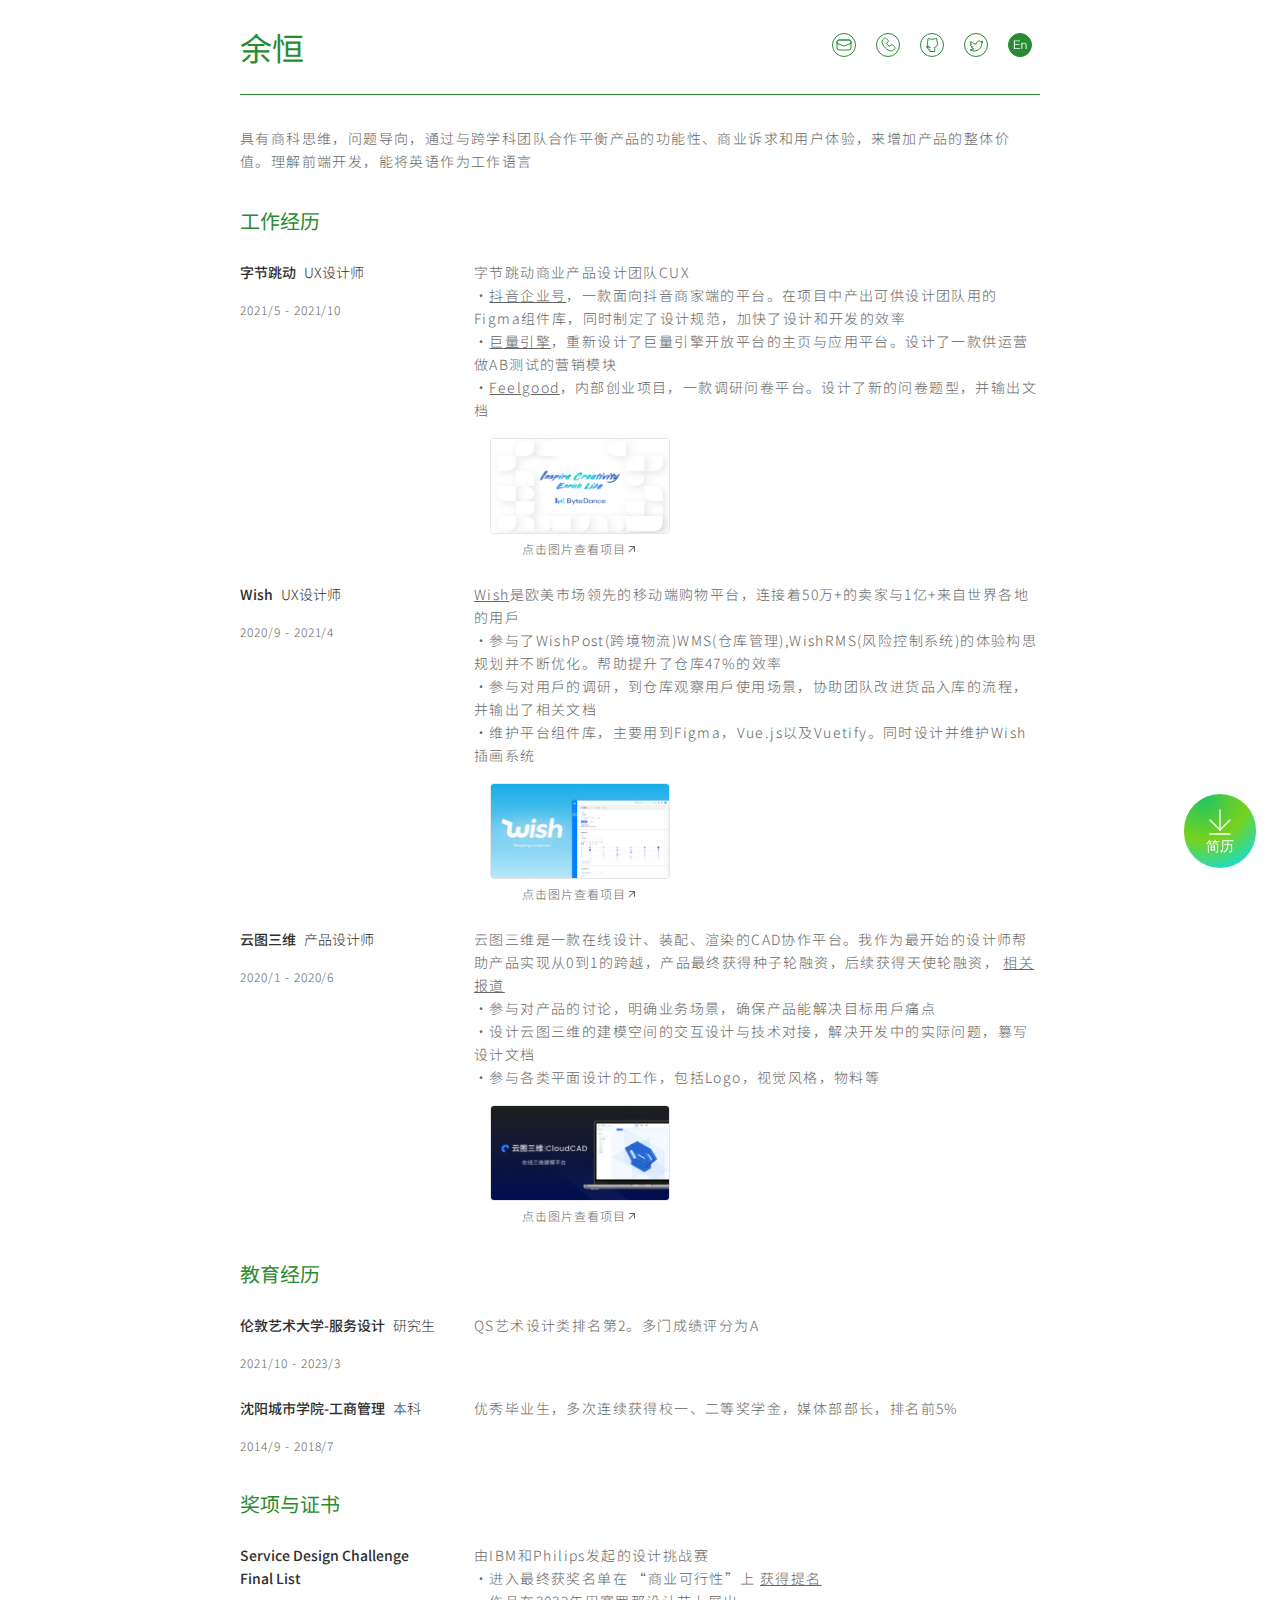
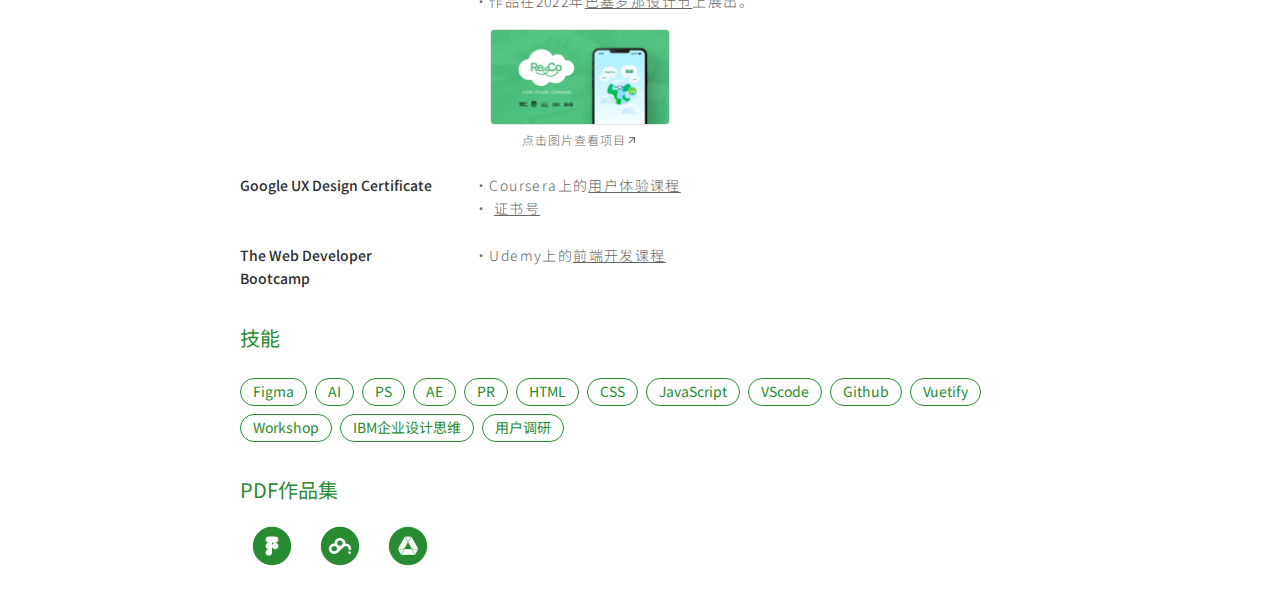
<file: index.html>
<!DOCTYPE html>
<html lang="en">


<head>
    <meta charset="UTF-8">
    <meta http-equiv="X-UA-Compatible" content="IE=edge">
    <meta name="viewport" content="width=device-width, initial-scale=1.0">
    <link rel="stylesheet" href="style.css">
    <link rel="preconnect" href="https://fonts.googleapis.com">
    <link rel="preconnect" href="https://fonts.gstatic.com" crossorigin>
    <link href="https://fonts.googleapis.com/css2?family=Noto+Sans+SC:wght@300;400;500;700&display=swap"
        rel="stylesheet">
    <link rel="icon" type="image/x-icon" href="/images/favicon.ico">

    <title>余恒的简历</title>
</head>

<body>


    <header id="header">
        <div id="insideHeader">
            <h1>余恒</h1>
            <div>
                <a href="mailto:yhsolipsism@gmail.com" target="_blank"><img src="imgs/icon_mail.svg" alt="mail"></a>
                <a href="tel:+8613646560059"><img src="imgs/icon_phone.svg" alt="phone"></a>
                <a href="https://github.com/HenryYu-design" target="_blank"><img src="imgs/icon_github.svg"
                        alt="github"></a>
                <a href="https://twitter.com/HengYu51697290" target="_blank"><img src="imgs/icon_twitter.svg"
                        alt="twitter"></a>
                <a href="https://henryyu-design.github.io/HengYuCV/links/index_eng.html"><img
                        src="imgs/icon_lang_english.svg" alt="language_english"></a>
            </div>
        </div>
    </header>

    <div style="display:flex; align-items: center; flex-direction: column;margin: 0px 24px 24px; gap: 24px;">

        <main>

            <p>
                具有商科思维，问题导向，通过与跨学科团队合作平衡产品的功能性、商业诉求和用户体验，来增加产品的整体价值。理解前端开发，能将英语作为工作语言
            </p>

            <section id="work_xperience" style="gap: 24px;display: flex;flex-direction: column; ">
                <h2>工作经历</h2>
                <div id="bytedance" class="responsive">
                    <div class="left">
                        <div style="display: flex;flex-direction: row;align-items: flex-start;gap: 8px;">
                            <h3>字节跳动</h3>
                            <h4>UX设计师</h4>
                        </div>
                        <h6>
                            2021/5 - 2021/10
                        </h6>
                    </div>
                    <div class="right">
                        <p>字节跳动商业产品设计团队CUX
                            <br>&#183<a href="https://e.douyin.com/site/"
                                target="_blank">抖音企业号</a>，一款面向抖音商家端的平台。在项目中产出可供设计团队用的Figma组件库，同时制定了设计规范，加快了设计和开发的效率
                            <br>&#183<a href="https://www.oceanengine.com/"
                                target="_blank">巨量引擎</a>，重新设计了巨量引擎开放平台的主页与应用平台。设计了一款供运营做AB测试的营销模块
                            <br>&#183<a href="https://www.feelgood.cn/login"
                                target="_blank">Feelgood</a>，内部创业项目，一款调研问卷平台。设计了新的问卷题型，并输出文档
                        </p>
                        <div style="padding-left:16px;">
                            <a href="bytedance.html">
                                <img class="thumbnail" src="imgs/byteDance.png" alt="project_bytedance">
                            </a>
                            <div style="display:flex; flex-direction:row; justify-content: center;">
                                <h6>
                                    点击图片查看项目
                                </h6>
                                <img src="imgs/icon_url.svg" alt="toUrl">
                            </div>
                        </div>
                    </div>
                </div>

                <div id="wish" class="responsive">
                    <div class="left">
                        <div style="display: flex;flex-direction: row;align-items: flex-start;gap: 8px;">
                            <h3>Wish</h3>
                            <h4>UX设计师</h4>
                        </div>
                        <h6>
                            2020/9 - 2021/4
                        </h6>
                    </div>
                    <div class="right">
                        <p><a href="">Wish</a>是欧美市场领先的移动端购物平台，连接着50万+的卖家与1亿+来自世界各地的用戶
                            <br>&#183参与了WishPost(跨境物流)WMS(仓库管理),WishRMS(⻛险控制系统)的体验构思规划并不断优化。帮助提升了仓库47%的效率
                            <br>&#183参与对用戶的调研，到仓库观察用戶使用场景，协助团队改进货品入库的流程，并输出了相关文档
                            <br>&#183维护平台组件库，主要用到Figma，Vue.js以及Vuetify。同时设计并维护Wish插画系统
                        </p>
                        <div style="padding-left:16px;">
                            <a href="bytedance.html">
                                <img class="thumbnail" src="imgs/wish.png" alt="project_wish">
                            </a>
                            <div style="display:flex; flex-direction:row; justify-content: center;">
                                <h6>
                                    点击图片查看项目
                                </h6>
                                <img src="imgs/icon_url.svg" alt="toUrl">
                            </div>
                        </div>
                    </div>
                </div>
                <div id="cloudCAD" class="responsive">
                    <div class="left">
                        <div style="display: flex;flex-direction: row;align-items: flex-start;gap: 8px;">
                            <h3>云图三维</h3>
                            <h4>产品设计师</h4>
                        </div>
                        <h6>
                            2020/1 - 2020/6
                        </h6>
                    </div>
                    <div class="right">
                        <p>云图三维是一款在线设计、装配、渲染的CAD协作平台。我作为最开始的设计师帮助产品实现从0到1的跨越，产品最终获得种子轮融资，后续获得天使轮融资，
                            <a href="http://" target="_blank" rel="noopener noreferrer">相关报道</a>
                            <br>&#183参与对产品的讨论，明确业务场景，确保产品能解决目标用戶痛点
                            <br>&#183设计云图三维的建模空间的交互设计与技术对接，解决开发中的实际问题，篡写设计文档
                            <br>&#183参与各类平面设计的工作，包括Logo，视觉风格，物料等
                        </p>
                        <div style="padding-left:16px;">
                            <a href="cloudCAD.html">
                                <img class="thumbnail" src="imgs/cloudCAD.png" alt="project_cloudCAD">
                            </a>
                            <div style="display:flex; flex-direction:row; justify-content: center;">
                                <h6>
                                    点击图片查看项目
                                </h6>
                                <img src="imgs/icon_url.svg" alt="toUrl">
                            </div>
                        </div>
                    </div>
                </div>
            </section>

            <section id="education" style="gap: 24px;display: flex;flex-direction: column;">
                <h2>教育经历</h2>
                <div id="edu-master" class="responsive">
                    <div class="left">
                        <div style="display: flex;flex-direction: row;align-items: flex-start;gap: 8px;">
                            <h3>伦敦艺术大学-服务设计</h3>
                            <h4>研究生</h4>
                        </div>
                        <h6>
                            2021/10 - 2023/3
                        </h6>
                    </div>
                    <div class="right">
                        <p>QS艺术设计类排名第2。多门成绩评分为A
                        </p>
                    </div>
                </div>

                <div id="edu-bachelor" class="responsive">
                    <div class="left">
                        <div style="display: flex;flex-direction: row;align-items: flex-start;gap: 8px;">
                            <h3>沈阳城市学院-工商管理</h3>
                            <h4>本科</h4>
                        </div>
                        <h6>
                            2014/9 - 2018/7
                        </h6>
                    </div>
                    <div class="right">
                        <p>优秀毕业生，多次连续获得校一、二等奖学金，媒体部部⻓，排名前5%
                        </p>
                    </div>
                </div>
            </section>

            <section id="awards" style="gap: 24px;display: flex;flex-direction: column;">
                <h2>奖项与证书</h2>
                <div id="awards_sdc" class="responsive">
                    <div class="left">
                        <div style="display: flex;flex-direction: row;align-items: flex-start;gap: 8px;">
                            <h3>Service Design Challenge Final List </h3>
                        </div>
                    </div>
                    <div class="right">
                        <p>由IBM和Philips发起的设计挑战赛
                            <br>&#183进入最终获奖名单在 “商业可行性”上 <a
                                href="https://servicedesignchallenge.com/winner-announcement-2022" target="_blank"
                                rel="noopener noreferrer">获得提名</a>
                            <br>&#183作品在2022年<a
                                href="https://barcelonadesignweek.com/en/activitats/lliurament-de-premis-student-service-design-challenge-2022/"
                                target="_blank" rel="noopener noreferrer">巴塞罗那设计节</a>上展出。
                        </p>
                        <div style="padding-left:16px;">
                            <a href="cloudCAD.html">
                                <img class="thumbnail" src="imgs/reco.png" alt="project_reco">
                            </a>
                            <div style="display:flex; flex-direction:row; justify-content: center;">
                                <h6>
                                    点击图片查看项目
                                </h6>
                                <img src="imgs/icon_url.svg" alt="toUrl">
                            </div>
                        </div>
                    </div>
                </div>
                <div id="awards_googleUX" class="responsive">
                    <div class="left">
                        <div style="display: flex;flex-direction: row;align-items: flex-start;gap: 8px;">
                            <h3>Google UX Design Certificate</h3>
                        </div>
                    </div>
                    <div class="right">
                        <p>&#183Coursera上的<a
                                href="https://www.coursera.org/professional-certificates/google-ux-design?utm_source=google&utm_medium=institutions&utm_campaign=gwgsite&_ga=2.263037583.2048063986.1662564551-524812971.1662564551"
                                target="_blank" rel="noopener noreferrer">用户体验课程</a>
                            <br>&#183 <a
                                href="https://www.coursera.org/account/accomplishments/certificate/NSZWJ33JUX7K"
                                target="_blank" rel="noopener noreferrer">证书号</a>
                        </p>
                    </div>
                </div>
                <div id="awards_googleUX" class="responsive">
                    <div class="left">
                        <div style="display: flex;flex-direction: row;align-items: flex-start;gap: 8px;">
                            <h3>The Web Developer Bootcamp</h3>
                        </div>
                    </div>
                    <div class="right">
                        <p>&#183Udemy上的<a href="https://www.udemy.com/course/the-web-developer-bootcamp/"
                                target="_blank" rel="noopener noreferrer">前端开发课程</a>
                        </p>
                    </div>
                </div>
            </section>

            <section id="skills" style="gap: 24px;display: flex;flex-direction: column;">
                <h2>技能</h2>
                <div id="tagGroup">
                    <div class="tag">Figma</div>
                    <div class="tag">AI</div>
                    <div class="tag">PS</div>
                    <div class="tag">AE</div>
                    <div class="tag">PR</div>
                    <div class="tag">HTML</div>
                    <div class="tag">CSS</div>
                    <div class="tag">JavaScript</div>
                    <div class="tag">VScode</div>
                    <div class="tag">Github</div>
                    <div class="tag">Vuetify</div>
                    <div class="tag">Workshop</div>
                    <div class="tag">IBM企业设计思维</div>
                    <div class="tag">用户调研</div>
                </div>
            </section>

            <section id="portfolio" style="gap: 8px;display: flex;flex-direction: column;">
                <h2>PDF作品集</h2>
                <div>
                    <a href="http://" target="_blank" rel="noopener noreferrer"><img src="imgs/icon_figma.svg"
                            alt="portfolio_figma"></a>
                    <a href="http://" target="_blank" rel="noopener noreferrer"><img src="imgs/icon_baiduYun.svg"
                            alt="portfolio_baiduYun"></a>
                    <a href="http://" target="_blank" rel="noopener noreferrer"><img src="imgs/icon_googleDrive.svg"
                            alt="portfolio_googleDrive"></a>
                </div>

            </section>

        </main>
    </div>

    <a href="https://drive.google.com/uc?export=download&id=1ToQU0od0e3RwWC7OJu7XC3Yhl0chnA4C"
        rel="noopener noreferrer">
        <button id="download" class="btn-float">
            <img src="imgs/icon_download.svg" alt="icon_download">
            简历
        </button>
    </a>

    <script type="text/javascript" src="/app.js"></script>
</body>

</html>
</file>
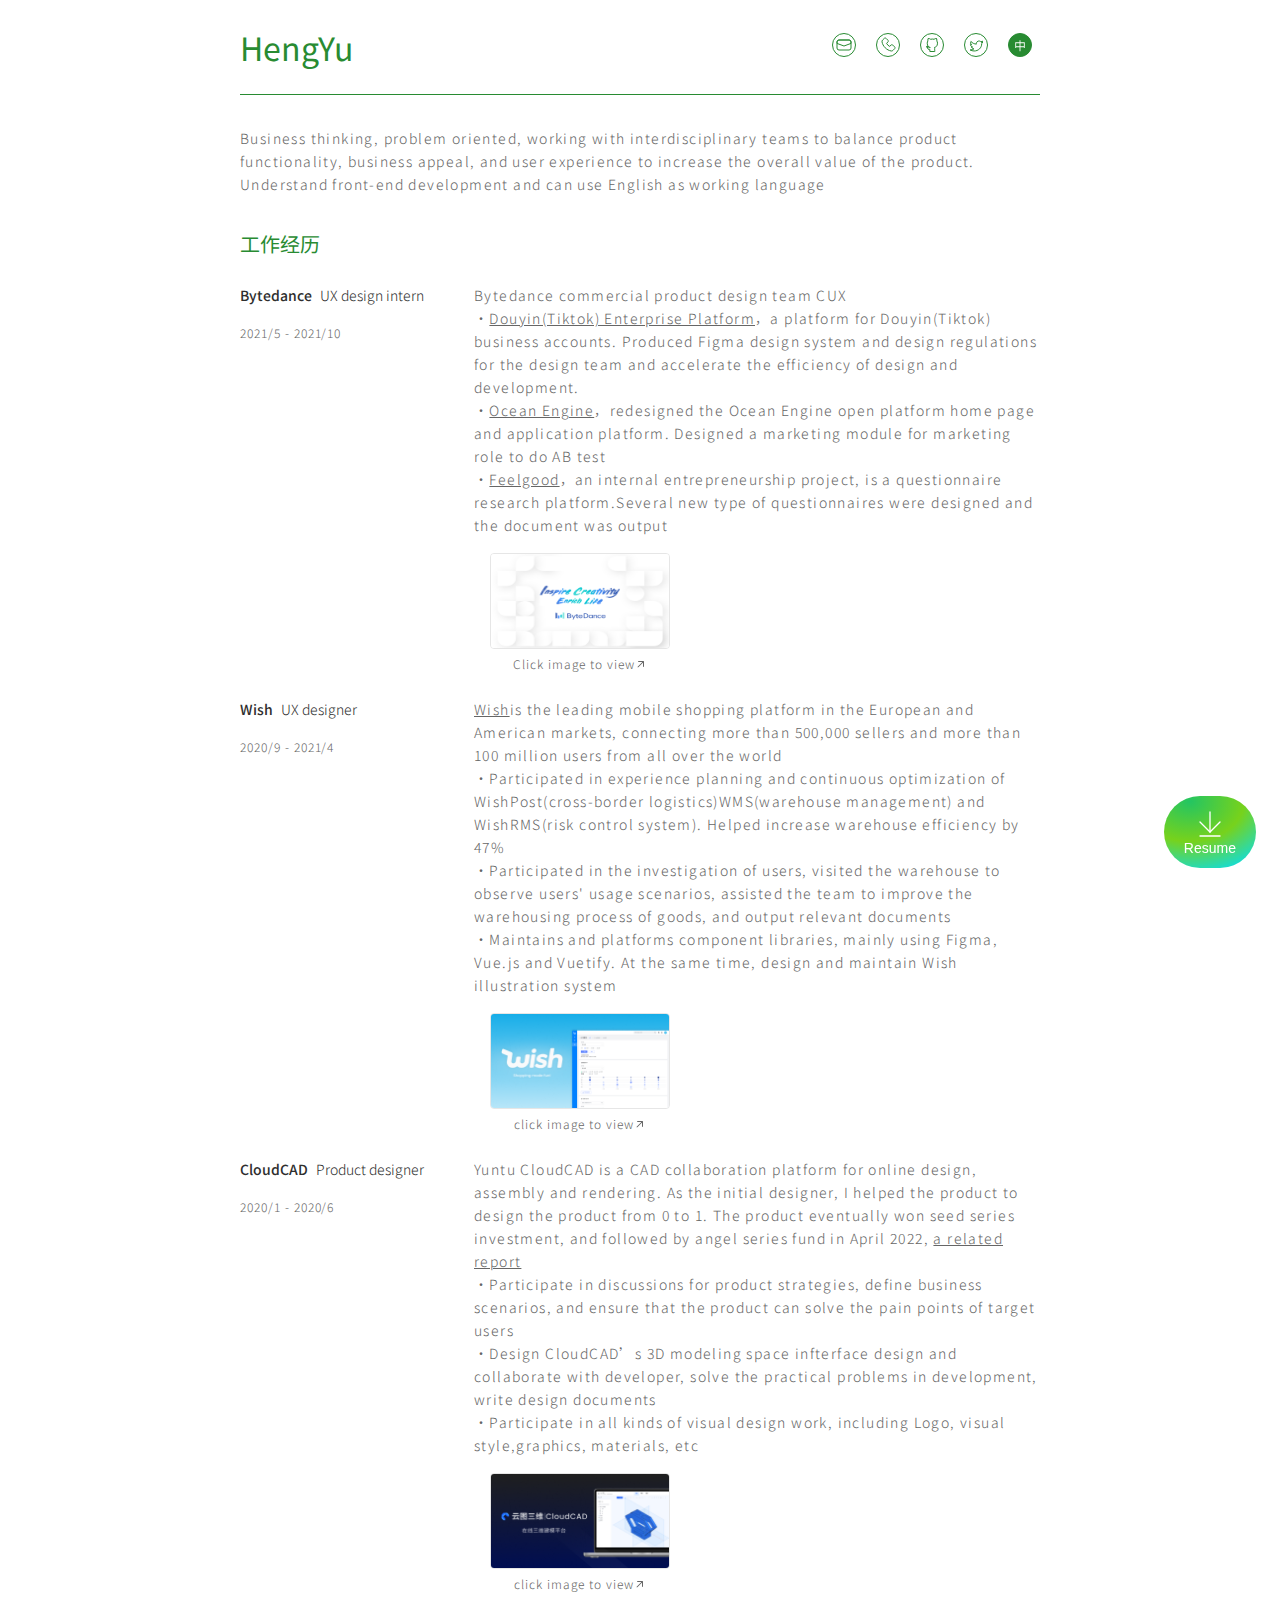
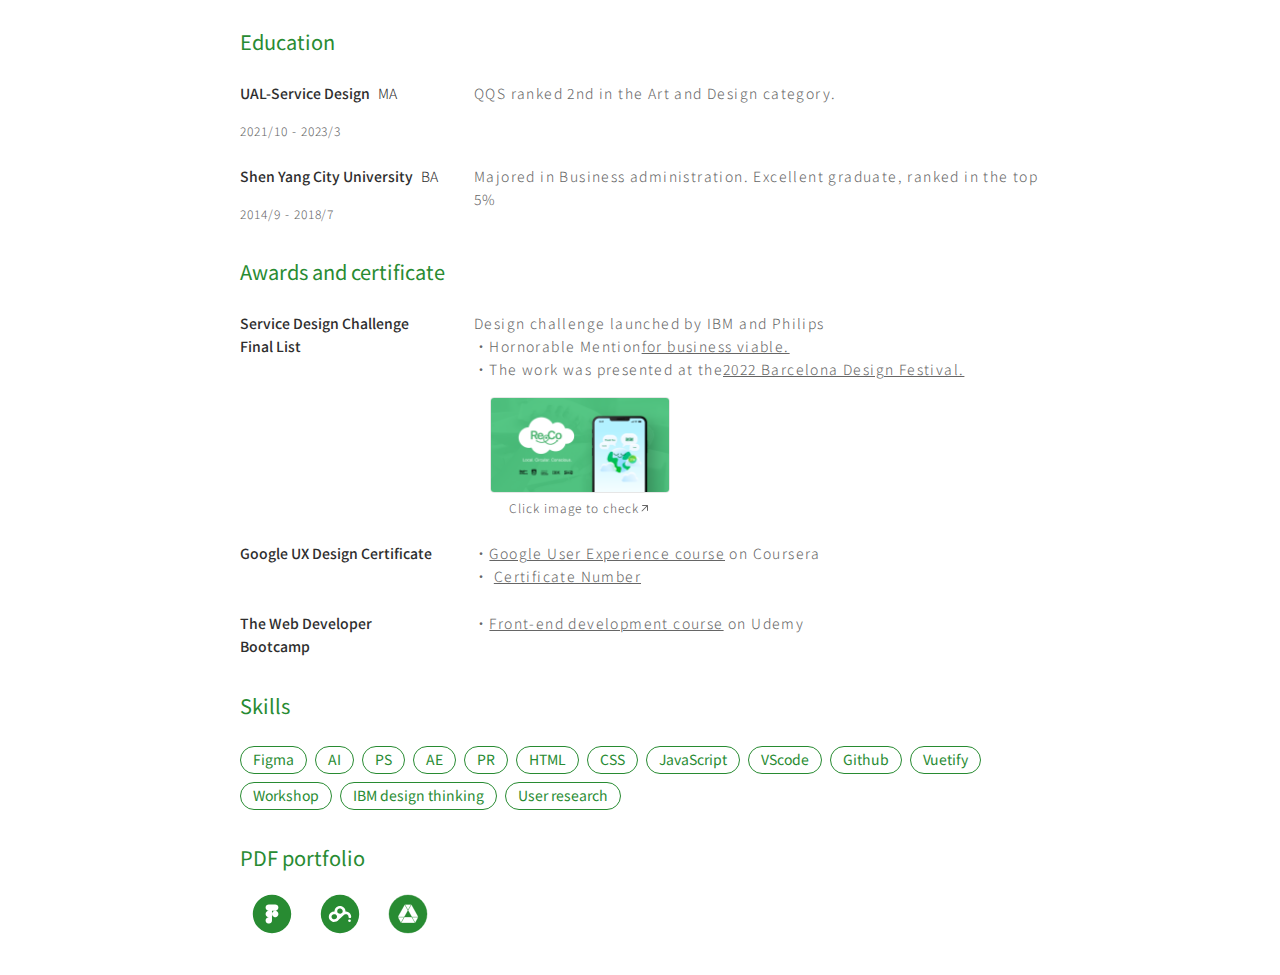
<file: index_eng.html>
<!DOCTYPE html>
<html lang="en">


<head>
    <meta charset="UTF-8">
    <meta http-equiv="X-UA-Compatible" content="IE=edge">
    <meta name="viewport" content="width=device-width, initial-scale=1.0">
    <link rel="stylesheet" href="style.css">
    <link rel="preconnect" href="https://fonts.googleapis.com">
    <link rel="preconnect" href="https://fonts.gstatic.com" crossorigin>
    <link href="https://fonts.googleapis.com/css2?family=Noto+Sans+SC:wght@300;400;500;700&display=swap"
        rel="stylesheet">
    <link rel="icon" type="image/x-icon" href="/imgs/favicon.ico">

    <title>HengYu‘s CV</title>
</head>

<body>


    <header id="header">
        <div id="insideHeader">
            <h1>HengYu</h1>
            <div>
                <a href="mailto:yhsolipsism@gmail.com" target="_blank"><img src="imgs/icon_mail.svg" alt="mail"></a>
                <a href="tel:+8613646560059"><img src="imgs/icon_phone.svg" alt="phone"></a>
                <a href="https://github.com/HenryYu-design" target="_blank"><img src="imgs/icon_github.svg"
                        alt="github"></a>
                <a href="https://twitter.com/HengYu51697290" target="_blank"><img src="imgs/icon_twitter.svg"
                        alt="twitter"></a>
                <a href="index.html"><img src="imgs/icon_lang_chinese.svg" alt="language_english"></a>
            </div>
        </div>
    </header>

    <div style="display:flex; align-items: center; flex-direction: column;margin: 0px 24px 24px; gap: 24px;">

        <main>

            <p>
                Business thinking, problem oriented, working with interdisciplinary teams to balance product
                functionality, business appeal, and user experience to increase the overall value of the product.
                Understand front-end development and can use English as working language
            </p>

            <section id="work_xperience" style="gap: 24px;display: flex;flex-direction: column; ">
                <h2>工作经历</h2>
                <div id="bytedance" class="responsive">
                    <div class="left">
                        <div style="display: flex;flex-direction: row;align-items: flex-start;gap: 8px;">
                            <h3>Bytedance</h3>
                            <h4>UX design intern</h4>
                        </div>
                        <h6>
                            2021/5 - 2021/10
                        </h6>
                    </div>
                    <div class="right">
                        <p>Bytedance commercial product design team CUX
                            <br>&#183<a href="https://e.douyin.com/site/" target="_blank">Douyin(Tiktok) Enterprise
                                Platform</a>，a platform for Douyin(Tiktok) business accounts. Produced Figma design
                            system and design regulations for the design team and accelerate the efficiency of design
                            and development.
                            <br>&#183<a href="https://www.oceanengine.com/" target="_blank">Ocean Engine</a>，redesigned
                            the
                            Ocean Engine open platform home page and application platform. Designed a marketing module
                            for marketing role to do AB test
                            <br>&#183<a href="https://www.feelgood.cn/login" target="_blank">Feelgood</a>，an internal
                            entrepreneurship project, is a questionnaire research platform.Several new type of
                            questionnaires were designed and the document was output
                        </p>
                        <div style="padding-left:16px;">
                            <a href="bytedance.html">
                                <img class="thumbnail" src="imgs/byteDance.png" alt="project_bytedance">
                            </a>
                            <div style="display:flex; flex-direction:row; justify-content: center;">
                                <h6>
                                    Click image to view
                                </h6>
                                <img src="imgs/icon_url.svg" alt="toUrl">
                            </div>
                        </div>
                    </div>
                </div>

                <div id="wish" class="responsive">
                    <div class="left">
                        <div style="display: flex;flex-direction: row;align-items: flex-start;gap: 8px;">
                            <h3>Wish</h3>
                            <h4>UX designer</h4>
                        </div>
                        <h6>
                            2020/9 - 2021/4
                        </h6>
                    </div>
                    <div class="right">
                        <p><a href="https://www.wish.com/careers?hide_login_modal=true" target="_blank">Wish</a>is the
                            leading mobile shopping platform in the European and American markets, connecting more than
                            500,000 sellers and more than 100 million users from all over the world
                            <br>&#183Participated in experience planning and continuous optimization of
                            WishPost(cross-border logistics)WMS(warehouse management) and WishRMS(risk control system).
                            Helped increase warehouse efficiency by 47%
                            <br>&#183Participated in the investigation of users, visited the warehouse to observe users'
                            usage scenarios, assisted the team to improve the warehousing process of goods, and output
                            relevant documents
                            <br>&#183Maintains and platforms component libraries, mainly using Figma, Vue.js and
                            Vuetify. At the same time, design and maintain Wish illustration system
                        </p>
                        <div style="padding-left:16px;">
                            <a href="bytedance.html">
                                <img class="thumbnail" src="imgs/wish.png" alt="project_wish">
                            </a>
                            <div style="display:flex; flex-direction:row; justify-content: center;">
                                <h6>
                                    click image to view
                                </h6>
                                <img src="imgs/icon_url.svg" alt="toUrl">
                            </div>
                        </div>
                    </div>
                </div>
                <div id="cloudCAD" class="responsive">
                    <div class="left">
                        <div style="display: flex;flex-direction: row;align-items: flex-start;gap: 8px;">
                            <h3>CloudCAD</h3>
                            <h4>Product designer</h4>
                        </div>
                        <h6>
                            2020/1 - 2020/6
                        </h6>
                    </div>
                    <div class="right">
                        <p>Yuntu CloudCAD is a CAD collaboration platform for online design, assembly and rendering. As
                            the initial designer, I helped the product to design the product from 0 to 1. The product
                            eventually won seed series investment, and followed by angel series fund in April
                            2022,
                            <a href="http://" target="_blank" rel="noopener noreferrer"> a related report</a>
                            <br>&#183Participate in discussions for product strategies, define business scenarios, and
                            ensure that the product can solve the pain points of target users
                            <br>&#183Design CloudCAD’s 3D modeling space infterface design and collaborate with
                            developer, solve the practical problems in development, write design documents
                            <br>&#183Participate in all kinds of visual design work, including Logo, visual
                            style,graphics, materials, etc
                        </p>
                        <div style="padding-left:16px;">
                            <a href="cloudCAD.html">
                                <img class="thumbnail" src="imgs/cloudCAD.png" alt="project_cloudCAD">
                            </a>
                            <div style="display:flex; flex-direction:row; justify-content: center;">
                                <h6>
                                    click image to view
                                </h6>
                                <img src="imgs/icon_url.svg" alt="toUrl">
                            </div>
                        </div>
                    </div>
                </div>
            </section>

            <section id="education" style="gap: 24px;display: flex;flex-direction: column;">
                <h2>Education</h2>
                <div id="edu-master" class="responsive">
                    <div class="left">
                        <div style="display: flex;flex-direction: row;align-items: flex-start;gap: 8px;">
                            <h3>UAL-Service Design</h3>
                            <h4>MA</h4>
                        </div>
                        <h6>
                            2021/10 - 2023/3
                        </h6>
                    </div>
                    <div class="right">
                        <p>QQS ranked 2nd in the Art and Design category.
                        </p>
                    </div>
                </div>

                <div id="edu-bachelor" class="responsive">
                    <div class="left">
                        <div style="display: flex;flex-direction: row;align-items: flex-start;gap: 8px;">
                            <h3>Shen Yang City University </h3>
                            <h4>BA</h4>
                        </div>
                        <h6>
                            2014/9 - 2018/7
                        </h6>
                    </div>
                    <div class="right">
                        <p>Majored in Business administration. Excellent graduate, ranked in the top 5%
                        </p>
                    </div>
                </div>
            </section>

            <section id="awards" style="gap: 24px;display: flex;flex-direction: column;">
                <h2>Awards and certificate</h2>
                <div id="awards_sdc" class="responsive">
                    <div class="left">
                        <div style="display: flex;flex-direction: row;align-items: flex-start;gap: 8px;">
                            <h3>Service Design Challenge Final List </h3>
                        </div>
                    </div>
                    <div class="right">
                        <p>Design challenge launched by IBM and Philips
                            <br>&#183Hornorable Mention<a
                                href="https://servicedesignchallenge.com/winner-announcement-2022" target="_blank"
                                rel="noopener noreferrer">for business viable.</a>
                            <br>&#183The work was presented at the<a
                                href="https://barcelonadesignweek.com/en/activitats/lliurament-de-premis-student-service-design-challenge-2022/"
                                target="_blank" rel="noopener noreferrer">2022 Barcelona Design Festival.</a>
                        </p>
                        <div style="padding-left:16px;">
                            <a href="cloudCAD.html">
                                <img class="thumbnail" src="imgs/reco.png" alt="project_reco">
                            </a>
                            <div style="display:flex; flex-direction:row; justify-content: center;">
                                <h6>
                                    Click image to check
                                </h6>
                                <img src="imgs/icon_url.svg" alt="toUrl">
                            </div>
                        </div>
                    </div>
                </div>
                <div id="awards_googleUX" class="responsive">
                    <div class="left">
                        <div style="display: flex;flex-direction: row;align-items: flex-start;gap: 8px;">
                            <h3>Google UX Design Certificate</h3>
                        </div>
                    </div>
                    <div class="right">
                        <p>&#183<a
                                href="https://www.coursera.org/professional-certificates/google-ux-design?utm_source=google&utm_medium=institutions&utm_campaign=gwgsite&_ga=2.263037583.2048063986.1662564551-524812971.1662564551"
                                target="_blank" rel="noopener noreferrer">Google User Experience course</a> on Coursera
                            <br>&#183 <a
                                href="https://www.coursera.org/account/accomplishments/certificate/NSZWJ33JUX7K"
                                target="_blank" rel="noopener noreferrer">Certificate Number</a>
                        </p>
                    </div>
                </div>
                <div id="awards_googleUX" class="responsive">
                    <div class="left">
                        <div style="display: flex;flex-direction: row;align-items: flex-start;gap: 8px;">
                            <h3>The Web Developer Bootcamp</h3>
                        </div>
                    </div>
                    <div class="right">
                        <p>&#183<a href="https://www.udemy.com/course/the-web-developer-bootcamp/" target="_blank"
                                rel="noopener noreferrer">Front-end development course</a> on Udemy
                        </p>
                    </div>
                </div>
            </section>

            <section id="skills" style="gap: 24px;display: flex;flex-direction: column;">
                <h2>Skills</h2>
                <div id="tagGroup">
                    <div class="tag">Figma</div>
                    <div class="tag">AI</div>
                    <div class="tag">PS</div>
                    <div class="tag">AE</div>
                    <div class="tag">PR</div>
                    <div class="tag">HTML</div>
                    <div class="tag">CSS</div>
                    <div class="tag">JavaScript</div>
                    <div class="tag">VScode</div>
                    <div class="tag">Github</div>
                    <div class="tag">Vuetify</div>
                    <div class="tag">Workshop</div>
                    <div class="tag">IBM design thinking</div>
                    <div class="tag">User research</div>
                </div>
            </section>

            <section id="portfolio" style="gap: 8px;display: flex;flex-direction: column;">
                <h2>PDF portfolio</h2>
                <div>
                    <a href="http://" target="_blank" rel="noopener noreferrer"><img src="imgs/icon_figma.svg"
                            alt="portfolio_figma"></a>
                    <a href="http://" target="_blank" rel="noopener noreferrer"><img src="imgs/icon_baiduYun.svg"
                            alt="portfolio_baiduYun"></a>
                    <a href="http://" target="_blank" rel="noopener noreferrer"><img src="imgs/icon_googleDrive.svg"
                            alt="portfolio_googleDrive"></a>
                </div>

            </section>

        </main>
    </div>

    <a href="https://drive.google.com/uc?export=download&id=1ToQU0od0e3RwWC7OJu7XC3Yhl0chnA4C"
        rel="noopener noreferrer">
        <button id="download" class="btn-float">
            <img src="imgs/icon_download.svg" alt="icon_download">
            Resume
        </button>
    </a>

    <script type="text/javascript" src="/app.js"></script>
</body>

</html>
</file>
<file: style.css>
/* reset default CSS setting*/
* {
    margin: 0;
    padding: 0;
    box-sizing: border-box;
}

/* setting of html attribute */
a {
    color: var(--grey40);
}

a:hover {
    color: var(--green60);
}

main {
    gap: 32px;
    display: flex;
    flex-direction: column;
    max-width: 800px;
    padding-top: 127px;
}


/* atomic tokens*/
:root {
    font-family: 'Noto Sans SC', sans-serif;
    /* color */
    /* green */
    --green60: #288B32;
    /* grey */
    --grey20: #2E2E2E;
    --grey40: #666666;
    --grey60: #999999;
    --grey90: #E6E6E6;
}



/* font */
h1 {
    font-weight: 400;
    color: var(--green60);
}

h2 {
    font-weight: 400;
    font-size: 20px;
    line-height: 32px;
    color: var(--green60);
}

h3 {
    font-weight: 500;
    font-size: 14px;
    line-height: 23px;
    color: var(--grey20);

}

h4 {
    font-weight: 300;
    font-size: 14px;
    line-height: 23px;
    color: var(--grey20);

}

p {
    font-weight: 300;
    font-size: 14px;
    line-height: 23px;
    letter-spacing: 0.10em;
    color: var(--grey40);
}

h6 {
    font-weight: 300;
    font-size: 12px;
    line-height: 20px;
    letter-spacing: 0.08em;
    color: var(--grey40);
}





/* component */

.btn-float {
    position: fixed;
    right: 24px;
    bottom: 32px;
    display: flex;
    flex-direction: column;
    align-items: center;
    justify-content: center;
    z-index: index 5;
    color: white;
    background: radial-gradient(106.91% 100.49% at 27.68% 7.4%, #23C562 0%, #77D21C 55.39%, #17DCD0 100%);
    font-size: 14px;
    padding: 12px 20px;
    border: 0px;
    border-radius: 64px;

    transition: bottom 0.5s ease-in-out;
}


header {
    position: fixed;
    display: flex;
    align-items: flex-start;
    justify-content: center;
    padding: 24px 24px 0px;
    width: 100%;
    background-color: white;

    height: 95px;
    top: 0;
    transition: top 0.5s ease-in-out;
}

#insideHeader {
    border-bottom: 0.5px solid var(--green60);
    display: flex;
    align-items: center;
    justify-content: space-between;
    flex-direction: row;
    max-width: 800px;
    width: 100%;

    padding-bottom: 24px;
}




.thumbnail {
    border: 0.5px solid var(--grey90);
    border-radius: 4px;
    width: 180px;
    height: 96px;

}

.thumbnail:hover {
    border: 0.5px solid var(--green60);
    border-radius: 4px;
    box-shadow: 0px 4px 12px rgba(0, 0, 0, 0.1);
    width: 180px;
    height: 96px;

}


.tag {
    font-size: 14px;
    box-sizing: border-box;
    display: flex;
    justify-content: center;
    border: 1px solid;
    border-radius: 24px;
    border: 1px solid var(--green60);
    padding: 2px 12px 4px;
    color: var(--green60);
}

#tagGroup {
    display: flex;
    flex-wrap: wrap;
    gap: 8px;
}

/* responsive, use for responsive part */
.responsive {
    display: flex;
    flex-direction: column;
    align-items: flex-start;
    gap: 16px;
}

.left {
    display: flex;
    flex-direction: column;
    align-items: flex-start;
    gap: 16px;
    min-width: 202px;
    max-width: 202px;

}

.right {
    display: flex;
    flex-direction: column;
    align-items: flex-start;
    gap: 16px;
}

@media (min-width:960px) {
    .responsive {
        display: flex;
        flex-direction: row;
        align-items: flex-start;
        gap: 32px;
    }
}
</file>
